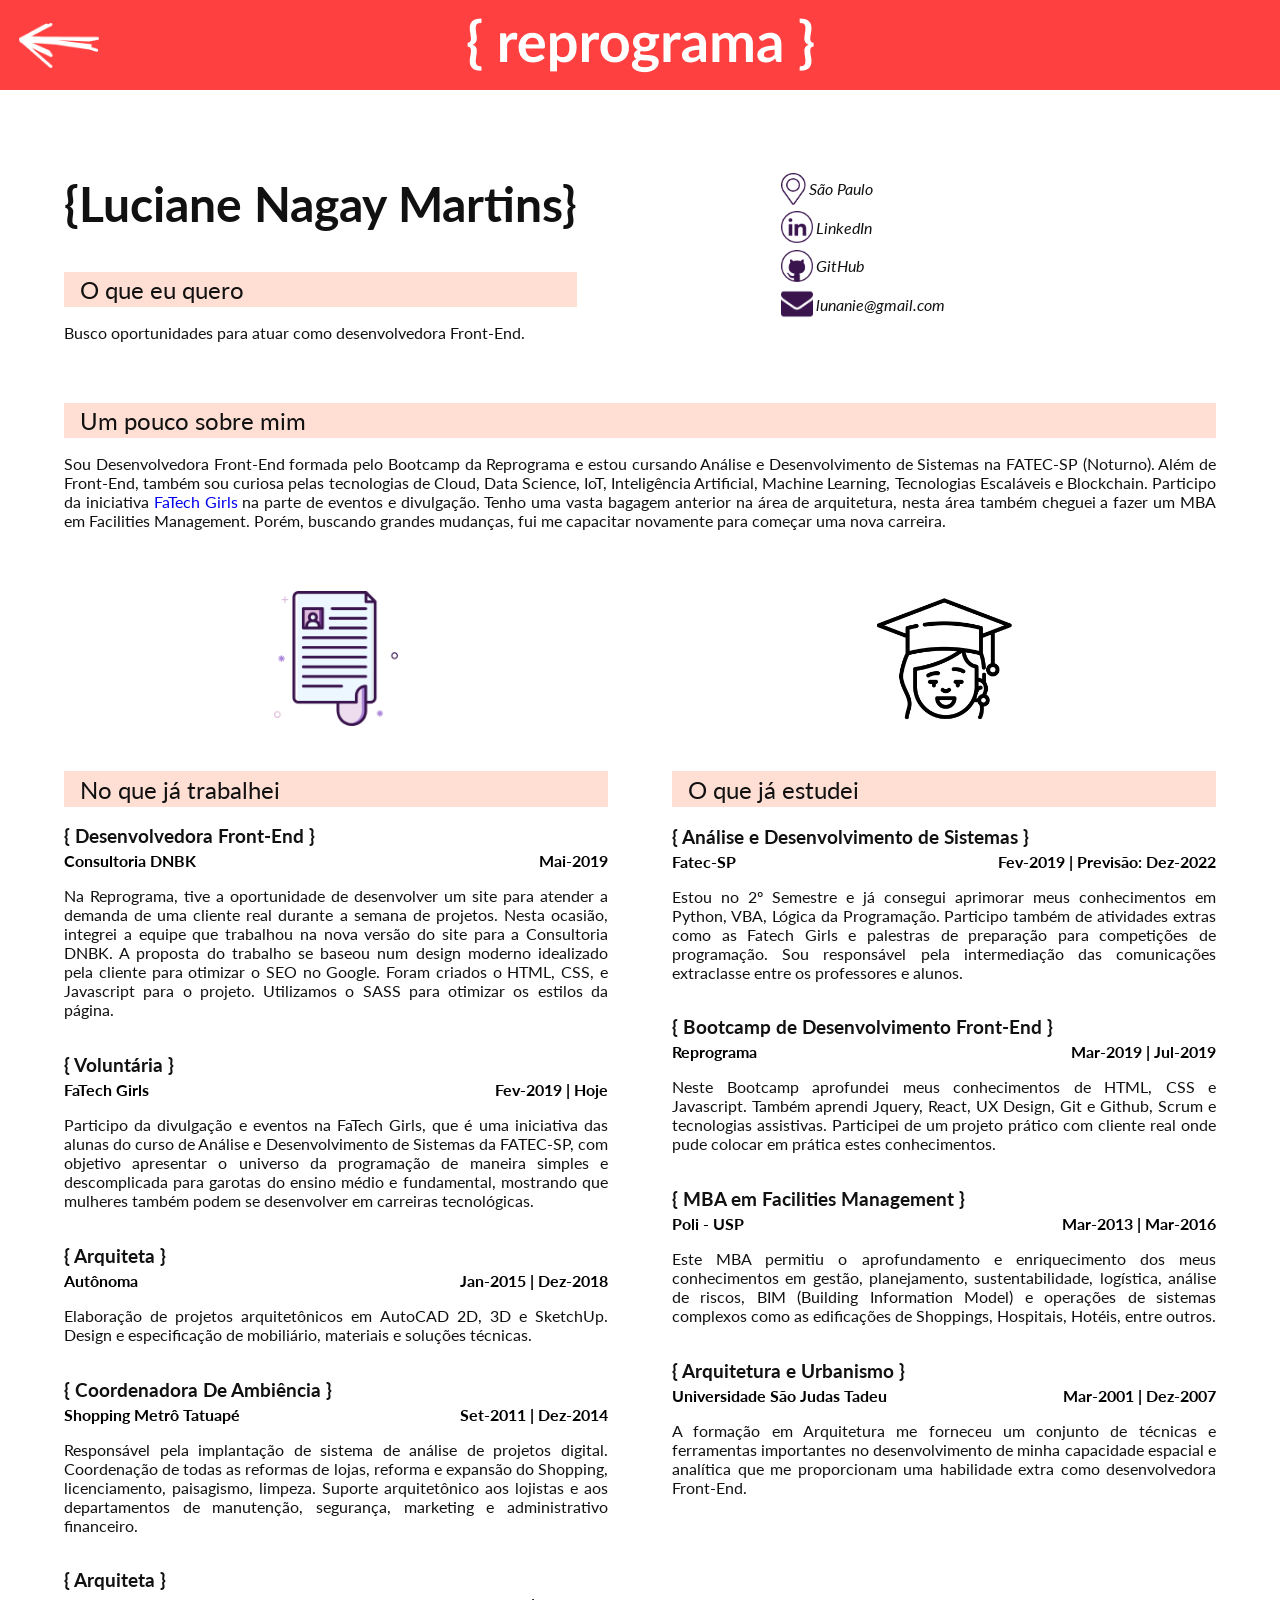
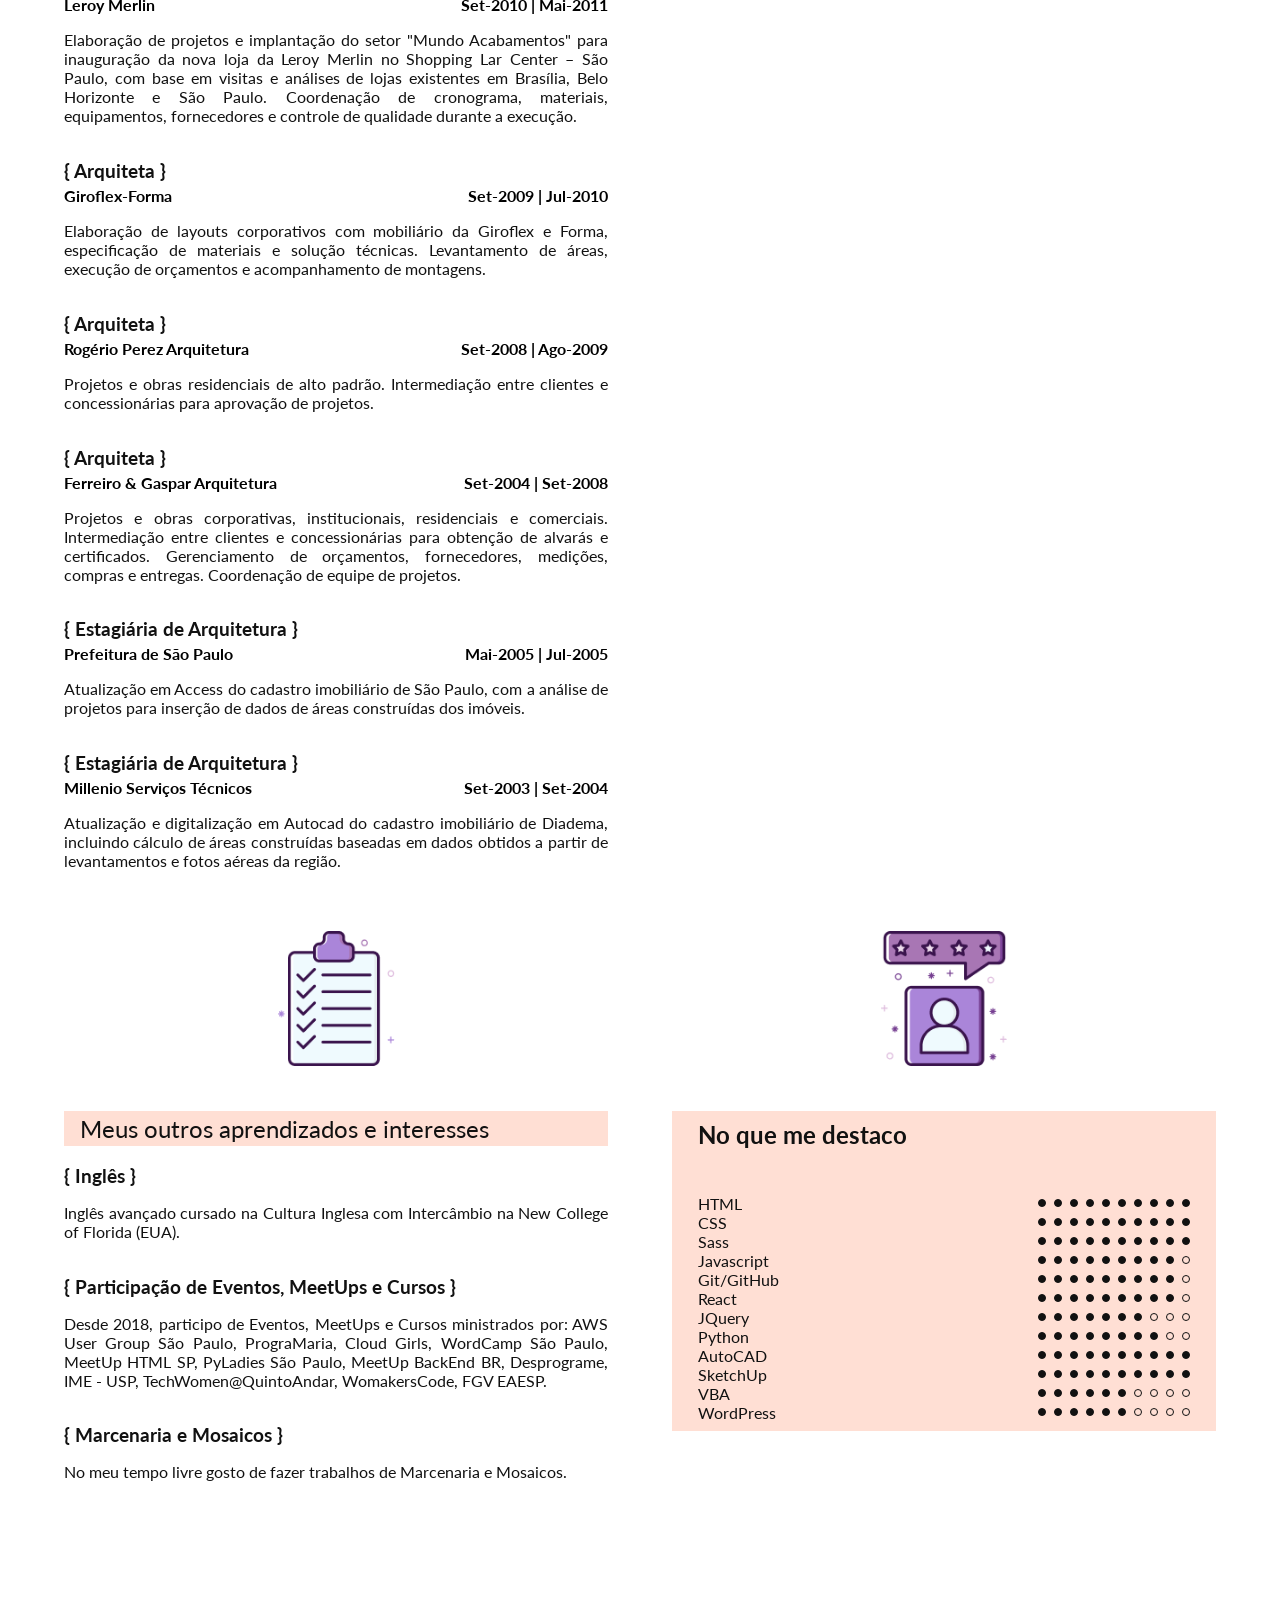
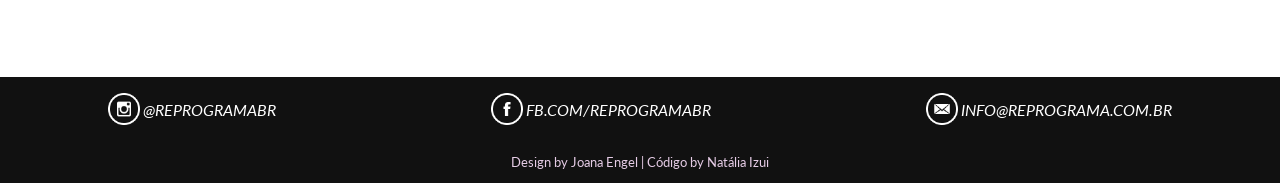
<file: curriculos/students/luciane_martins/luciane_martins.html>
<!DOCTYPE html>
<html lang="ptbr">
<html>

<head>
  <title>Currículo {Luciane Nagay Martins}</title>
  <meta charset="utf-8" />
  <meta name="viewport" content="width=device-width, initial-scale=1" />
  <link rel="shortcut icon" type="image/png" href="https://www.reprograma.com.br/assets/img/favicon.ico" />
  <link rel="stylesheet" href="https://use.fontawesome.com/releases/v5.5.0/css/all.css"
    integrity="sha384-B4dIYHKNBt8Bc12p+WXckhzcICo0wtJAoU8YZTY5qE0Id1GSseTk6S+L3BlXeVIU" crossorigin="anonymous" />
  <link href="https://fonts.googleapis.com/css?family=Lato" rel="stylesheet" />
  <link rel="stylesheet" type="text/css" href="../../assets/css/main.css" />
  <link rel="stylesheet" type="text/css" href="../../assets/css/cv.css" />
  <link rel="stylesheet" type="text/css" href="./luciane_martins.css" />
</head>

<body>
  <header>
    <a class="arrow-back" href="../../index.html"><img src="../../assets/img/arrow-branca.png"
        alt="seta branca em fundo roxo apontando para a esqueda" /></a>
    <img class="header-logo" src="../../assets/img/logo-reprograma.png" alt="logo reprograma branco em fundo roxo" />
  </header>

  <main>
    <section id="intro">
      <div>
        <h1>{Luciane Nagay Martins}</h1>
        <div class="background-DEBBDD">
          <h2>O que eu quero</h2>
        </div>
        <p class="work__descricao">
          Busco oportunidades para atuar como desenvolvedora Front-End.
        </p>
      </div>
      <address>
        <ul>
          <li>
            <img src="../../assets/img/location.png" alt="Logo de localização" /><span>São Paulo</span>
          </li>
          <li>
            <img src="../../assets/img/linkedin.png" alt="Logo do LinkedIn" /><a target="_blank"
              href="https://br.linkedin.com/in/lunanie" id="linkedin">LinkedIn</a>
          </li>
          <li>
            <img src="../../assets/img/github.png" alt="Logo do GitHub" /><a target="_blank" href="https://github.com/lunanie"
              id="github">GitHub</a>
          </li>
          <li>
            <img src="../../assets/img/envelope.png" alt="Logo de email" /><a target="_blank" href="mailto:lunanie@gmail.com"
              id="email">lunanie@gmail.com</a>
          </li>
        </ul>
      </address>
    </section>
    <section id="about">
      <div class="background-DEBBDD">
        <h2>Um pouco sobre mim</h2>
      </div>
      <p class="work__descricao">
        Sou Desenvolvedora Front-End formada pelo Bootcamp da Reprograma e
        estou cursando Análise e Desenvolvimento de Sistemas na FATEC-SP
        (Noturno).
        Além de Front-End, também sou curiosa pelas tecnologias de Cloud, Data Science, IoT, Inteligência Artificial, Machine Learning, Tecnologias Escaláveis e Blockchain.
        Participo da iniciativa
        <a target="_blank" href="https://fatechgirls.org/">FaTech Girls</a>
        na parte de eventos e divulgação.
        Tenho uma vasta bagagem anterior na área de arquitetura, nesta área também cheguei a fazer um MBA em Facilities Management. Porém, buscando grandes mudanças, fui me capacitar novamente para começar uma nova carreira.
      </p>
    </section>
    <!-- Experiência -->
    <section id="works">
      <div class="section-icon">
        <img src="../../assets/img/cv-job.png" alt="" />
      </div>
      <h2 class="background-DEBBDD">No que já trabalhei</h2>
      <!-- DNBK -->
      <div class="work">
        <h3>{ Desenvolvedora Front-End }</h3>
        <div class="work__empresa--data">
          <h4 class="work__empresa--h4">Consultoria DNBK</h4 class="work__empresa--h4">
          <h4 class="work__empresa--h4">Mai-2019</h4 class="work__empresa--h4">
        </div>
        <p class="work__descricao">
          Na Reprograma, tive a oportunidade de desenvolver um site para atender a demanda de uma cliente real durante a
          semana de projetos. Nesta ocasião, integrei a equipe que trabalhou na nova versão do site para a Consultoria
          DNBK. A proposta do trabalho se baseou num design moderno idealizado pela cliente para otimizar o SEO no
          Google. Foram criados o HTML, CSS, e Javascript para o projeto. Utilizamos o SASS para otimizar os estilos da
          página.
        </p>
      </div>
      <!-- Fatech Girls -->
      <div class="work">
        <h3>{ Voluntária }</h3>
        <div class="work__empresa--data">
          <h4 class="work__empresa--h4">FaTech Girls</h4 class="work__empresa--h4">
          <h4 class="work__empresa--h4">Fev-2019 | Hoje</h4 class="work__empresa--h4">
        </div>
        <p class="work__descricao">
          Participo da divulgação e eventos na FaTech Girls, que é uma
          iniciativa das alunas do curso de Análise e Desenvolvimento de
          Sistemas da FATEC-SP, com objetivo apresentar o universo da
          programação de maneira simples e descomplicada para garotas do
          ensino médio e fundamental, mostrando que mulheres também podem se desenvolver em carreiras tecnológicas.
        </p>
      </div>
      <!-- Autônoma -->
      <div class="work">
        <h3>{ Arquiteta }</h3>
        <div class="work__empresa--data">
          <h4 class="work__empresa--h4">Autônoma</h4 class="work__empresa--h4">
          <h4 class="work__empresa--h4">Jan-2015 | Dez-2018</h4 class="work__empresa--h4">
        </div>
        <p class="work__descricao">
          Elaboração de projetos arquitetônicos em AutoCAD 2D, 3D e
          SketchUp. Design e especificação de mobiliário, materiais e
          soluções técnicas.
        </p>
      </div>
      <!-- Shopping Metrô Tatuapé -->
      <div class="work">
        <h3>{ Coordenadora De Ambiência }</h3>
        <div class="work__empresa--data">
          <h4 class="work__empresa--h4">Shopping Metrô Tatuapé</h4 class="work__empresa--h4">
          <h4 class="work__empresa--h4">Set-2011 | Dez-2014</h4 class="work__empresa--h4">
        </div>
        <p class="work__descricao">
          Responsável pela implantação de sistema de análise de projetos
          digital. Coordenação de todas as reformas de lojas, reforma e expansão do Shopping, licenciamento, paisagismo,
          limpeza. Suporte arquitetônico aos lojistas e aos departamentos de manutenção, segurança, marketing e
          administrativo financeiro.
        </p>
      </div>
      <!-- Leroy Merlin -->
      <div class="work">
        <h3>{ Arquiteta }</h3>
        <div class="work__empresa--data">
          <h4 class="work__empresa--h4">Leroy Merlin</h4 class="work__empresa--h4">
          <h4 class="work__empresa--h4">Set-2010 | Mai-2011</h4 class="work__empresa--h4">
        </div>
        <p class="work__descricao">
          Elaboração de projetos e implantação do setor "Mundo Acabamentos" para inauguração da nova loja da Leroy
          Merlin no Shopping Lar Center – São Paulo, com base em visitas e análises de lojas existentes em Brasília,
          Belo Horizonte e São Paulo. Coordenação de cronograma, materiais, equipamentos, fornecedores e controle de
          qualidade durante a execução.
        </p>
      </div>
      <!-- Giroflex-Forma -->
      <div class="work">
        <h3>{ Arquiteta }</h3>
        <div class="work__empresa--data">
          <h4 class="work__empresa--h4">Giroflex-Forma</h4 class="work__empresa--h4">
          <h4 class="work__empresa--h4">Set-2009 | Jul-2010</h4 class="work__empresa--h4">
        </div>
        <p class="work__descricao">
          Elaboração de layouts corporativos com mobiliário da Giroflex e
          Forma, especificação de materiais e solução técnicas. Levantamento de áreas, execução de orçamentos e
          acompanhamento de montagens.
        </p>
      </div>
      <!-- Rogério Perez Arquitetura -->
      <div class="work">
        <h3>{ Arquiteta }</h3>
        <div class="work__empresa--data">
          <h4 class="work__empresa--h4">Rogério Perez Arquitetura</h4 class="work__empresa--h4">
          <h4 class="work__empresa--h4">Set-2008 | Ago-2009</h4 class="work__empresa--h4">
        </div>
        <p class="work__descricao">
          Projetos e obras residenciais de alto padrão. Intermediação entre clientes e concessionárias para aprovação de
          projetos.
        </p>
      </div>
      <!-- Ferreiro & Gaspar Arquitetura -->
      <div class="work">
        <h3>{ Arquiteta }</h3>
        <div class="work__empresa--data">
          <h4 class="work__empresa--h4">Ferreiro & Gaspar Arquitetura</h4 class="work__empresa--h4">
          <h4 class="work__empresa--h4">Set-2004 | Set-2008</h4 class="work__empresa--h4">
        </div>
        <p class="work__descricao">
          Projetos e obras corporativas, institucionais, residenciais e comerciais. Intermediação entre clientes e concessionárias para obtenção de alvarás e certificados. Gerenciamento de orçamentos, fornecedores, medições, compras e entregas. Coordenação de equipe de projetos. 
        </p>
      </div>
      <!-- Prefeitura de São Paulo -->
      <div class="work">
        <h3>{ Estagiária de Arquitetura }</h3>
        <div class="work__empresa--data">
          <h4 class="work__empresa--h4">Prefeitura de São Paulo</h4 class="work__empresa--h4">
          <h4 class="work__empresa--h4">Mai-2005 | Jul-2005</h4 class="work__empresa--h4">
        </div>
        <p class="work__descricao">
          Atualização em Access do cadastro imobiliário de São Paulo, com a análise de projetos para inserção de dados
          de áreas construídas dos imóveis.
        </p>
      </div>
      <!-- Millenio Serviços Técnicos -->
      <div class="work">
        <h3>{ Estagiária de Arquitetura }</h3>
        <div class="work__empresa--data">
          <h4 class="work__empresa--h4">Millenio Serviços Técnicos</h4 class="work__empresa--h4">
          <h4 class="work__empresa--h4">Set-2003 | Set-2004</h4 class="work__empresa--h4">
        </div>
        <p class="work__descricao">
          Atualização e digitalização em Autocad do cadastro imobiliário de Diadema, incluindo cálculo de áreas
          construídas baseadas em dados obtidos a partir de levantamentos e fotos aéreas da região.
        </p>
      </div>
    </section>
    <!-- Escolaridade -->
    <section id="studies">
      <div class="section-icon">
        <img src="../../assets/img/graduate.png" alt="" />
      </div>
      <h2 class="background-DEBBDD">O que já estudei</h2>
      <!-- Fatec-SP -->
      <div class="study">
        <h3>{ Análise e Desenvolvimento de Sistemas }</h3>
        <div class="work__empresa--data">
          <h4 class="work__empresa--h4">Fatec-SP</h4 class="work__empresa--h4">
          <h4 class="work__empresa--h4">Fev-2019 | Previsão: Dez-2022</h4 class="work__empresa--h4">
        </div>
        <p class="work__descricao">
          Estou no 2º Semestre e já consegui aprimorar meus conhecimentos em Python, VBA, Lógica da Programação.
          Participo também de atividades extras como as Fatech Girls e palestras de
          preparação para competições de programação. Sou responsável pela
          intermediação das comunicações extraclasse entre os professores e
          alunos.
        </p>
      </div>
      <!-- {reprograma} -->
      <div class="study">
        <h3>{ Bootcamp de Desenvolvimento Front-End }</h3>
        <div class="work__empresa--data">
          <h4 class="work__empresa--h4">Reprograma</h4 class="work__empresa--h4">
          <h4 class="work__empresa--h4">Mar-2019 | Jul-2019</h4 class="work__empresa--h4">
        </div>
        <p class="work__descricao">
          Neste Bootcamp aprofundei meus conhecimentos de HTML, CSS e Javascript. Também aprendi Jquery, React, UX
          Design, Git e Github, Scrum e tecnologias assistivas. Participei de um projeto prático com cliente real onde
          pude colocar em prática estes conhecimentos.
        </p>
      </div>
      <!-- {MBA} -->
      <div class="study">
        <h3>
          { MBA em Facilities Management }
        </h3>
        <div class="work__empresa--data">
          <h4 class="work__empresa--h4">Poli - USP</h4 class="work__empresa--h4">
          <h4 class="work__empresa--h4">Mar-2013 | Mar-2016</h4 class="work__empresa--h4">
        </div>
        <p class="work__descricao">
          Este MBA permitiu o aprofundamento e enriquecimento dos meus conhecimentos em gestão, planejamento,
          sustentabilidade, logística, análise de riscos, BIM (Building Information Model) e operações de sistemas
          complexos como
          as edificações de Shoppings, Hospitais, Hotéis, entre outros.
        </p>
      </div>
      <!-- {Arquitetura} -->
      <div class="study">
        <h3>
          { Arquitetura e Urbanismo }
        </h3>
        <div class="work__empresa--data">
          <h4 class="work__empresa--h4">Universidade São Judas Tadeu</h4 class="work__empresa--h4">
          <h4 class="work__empresa--h4">Mar-2001 | Dez-2007</h4 class="work__empresa--h4">
        </div>
        <p class="work__descricao">
          A formação em Arquitetura me forneceu um conjunto de técnicas e ferramentas importantes no desenvolvimento de
          minha capacidade espacial e analítica que me proporcionam uma habilidade extra como desenvolvedora Front-End.
        </p>
      </div>
    </section>
    <section id="interests">
      <div class="section-icon">
        <img src="../../assets/img/checklist.png" alt="" />
      </div>
      <h2 class="background-DEBBDD">
        Meus outros aprendizados e interesses
      </h2>
      <div class="interest">
        <h3>{ Inglês }</h3>
        <p class="work__descricao">
          Inglês avançado cursado na Cultura Inglesa com Intercâmbio na New College of Florida (EUA).
        </p>
      </div>
      <div class="interest">
        <h3>{ Participação de Eventos, MeetUps e Cursos }</h3>
        <p class="work__descricao">
          Desde 2018, participo de Eventos, MeetUps e Cursos ministrados por:
          AWS User Group São Paulo,
          PrograMaria,
          Cloud Girls,
          WordCamp São Paulo,
          MeetUp HTML SP,
          PyLadies São Paulo,
          MeetUp BackEnd BR,
          Desprograme,
          IME - USP,
          TechWomen@QuintoAndar,
          WomakersCode,
          FGV EAESP.
        </p>
      </div>
      <div class="interest">
        <h3>{ Marcenaria e Mosaicos }</h3>
        <p class="work__descricao">
          No meu tempo livre gosto de fazer trabalhos de Marcenaria e Mosaicos.
        </p>
      </div>
    </section>
    <section id="skills">
      <div class="section-icon">
        <img src="../../assets/img/rating.png" alt="" />
      </div>
      <div id="skills-list">
        <h2>No que me destaco</h2>
      </div>
    </section>
  </main>
  <footer>
    <address>
      <ul>
        <li>
          <a target="_blank" href="https://www.instagram.com/reprogramabr/" id="instagram"><img
              src="../../assets/img/insta.png" alt="logo do instagram dentro de um círculo" />@reprogramabr</a>
        </li>
        <li>
          <a target="_blank" href="https://www.facebook.com/ReprogramaBr/" id="facebook"><img
              src="../../assets/img/fb.png" alt="f do logo do facebook dentro de um círculo" />fb.com/reprogramabr</a>
        </li>
        <li>
          <a target="_blank" href="mailto:info@reprograma.com.br" id="email"><img src="../../assets/img/mail.png"
              alt="ícone de envelope dentro de um círculo" />info@reprograma.com.br</a>
        </li>
      </ul>
    </address>
    <p>Design by Joana Engel | Código by Natália Izui</p>
  </footer>
  <script src="./skills.js"></script>
</body>

<script type="text/javascript" src="./skills.js"></script>

</html>

</html>
</file>
<file: curriculos/assets/css/main.css>
*,
*:before,
*:after {
  box-sizing: border-box;
  font-family: 'Lato', sans-serif;
}

body {
    margin: 0;
}

a {
    text-decoration: none;
}


/* #region footer */
footer {
    background-color:#111;
    min-height: 10vh;
    display: flex;
    flex-direction: column;
    justify-content: space-around;
    align-items: center;
    margin-top: 20vh; 

}
footer address ul {
    padding: 0;
    list-style: none;
    display: flex;
    flex-direction: column;
    justify-content: space-around;
    align-items: center;
}
footer a {
    text-transform: uppercase;
    font-size: 1rem;
    display: flex;
    justify-content: center;
    align-items: center;
}
footer img {
    height: 2rem;
    margin-right: 0.2rem;
}
footer p {
    color: #E6CCE6;
    text-align: center;
    font-size: 0.8rem;
}

@media (min-width: 768px) {
    footer {
        align-items: stretch;
    }
    footer address ul {
        flex-direction: inherit;
    }
}
/* #endregion */
</file>
<file: curriculos/assets/css/cv.css>
h1 {
    color: #111;
    font-size: 3rem;
}

h2, h3, span, #intro address, #intro address a{
    color: #111;
}

h2 {
    font-weight: normal;
    margin: 0;
}

h3 {
    margin-bottom: 4px;
}

h5 {
    font-weight: lighter;
    color: #111;
    margin-top: 0;
    margin-bottom: 4px;
}

p {
    color: #111;
}

ul li{
    color: #111;
}

address a {
    color: white;
}

.background-DEBBDD {
    background-color: #ffdfd4;
    width: 100%;
    padding: 0.2rem 1rem;
}

/* #region header */
header {
    background-color: #ff4040;
    min-height: 10vh;
    display: flex;
    justify-content: center;
    align-items: center;
    flex: 0 1 auto;
    padding: 1vh;
}
.arrow-back {
    position: absolute;
    left: 1.5%;
    top: 2.5%;
}
.arrow-back img {
    max-height: 5vh;
    max-width: 10vw;
}
.header-logo {
    max-height: 8vh;
    max-width: 60vw;
}
/* #endregion */

/* #region main */
main {   
    margin: 5vh 5vw;
}
.work, .study, .interest, .skill {
    max-width: 100%;
}
.section-icon {
    display: flex;
    justify-content: center;
    align-items: center;
    width: 100%;
    min-height: 10vh;
    padding: 2vh 0;
}
.section-icon img{
    max-height: 10vh;
}
@media(min-width: 768px){
    main {   
        display: -ms-grid;
        display: grid;
        -ms-grid-columns: 1fr 1fr;
        grid-template-columns: 1fr 1fr;
        grid-template-areas:"intro intro"
        "about about"
        "works studies"
        "interests skills";
        grid-column-gap: 5vw;
        grid-row-gap: 5vh;
        margin: 5vh 5vw;
    }
    .section-icon {
        padding: 0 0 5vh 0;
        min-height: 15vh;
    }
    .section-icon img{
        max-height: 15vh;
    }
}

/* #region intro */
#intro {
    -ms-grid-row: 1; 
    -ms-grid-column: 1;
    -ms-grid-column-span: 2;
    grid-area: intro;
}
.profile-img {
    border-radius: 50%;
    max-width: 80vw;
}
#intro address {
    margin: auto;
    font-size: 1rem;
    min-width: 18vw;
}
#intro address ul{
    list-style: none;
    padding: 0;
    display: flex;
    flex-direction: column;
    justify-content: center;
    align-items: flex-start;
}
#intro address li{
    display: flex;
    align-items: center;
    padding: 0.2rem 0;
}
#intro address img{
    max-height: 2rem;
    margin-right: 0.2rem;
}
@media(min-width:768px) {
    #intro {
        display: grid;
        grid-template-columns: 1fr 1fr;
        grid-template-areas: "info address";
    }
    .profile-img {
        grid-area: img;
        max-width: 30vw;
    }
    #intro > div {
        grid-area: info;
    }
    #intro address {
        grid-area: address;
    }
}
@media(min-width:1024px) {
    #intro {
        display: flex;
        justify-content: space-between;
        align-items: center;
    }
    .profile-img {
        max-width: 20vw;
    }
    #intro > div {
        max-width: 50vw;
    }
}
/* #endregion */

/* #region about */
#about {
    -ms-grid-row: 2; 
    -ms-grid-column: 1;
    -ms-grid-column-span: 2;
    grid-area: about;
}
/* #endregion */

/* #region works */
#works {
    -ms-grid-row: 3; 
    -ms-grid-column: 1;
    grid-area: works;
    display: flex;
    flex-direction: column;
    align-items: flex-start;
}
/* #endregion */

/* #region studies */
#studies {
    -ms-grid-row: 3; 
    -ms-grid-column: 2;
    grid-area: studies;
    display: flex;
    flex-direction: column;
    align-items: flex-start;
}
/* #endregion */

/* #region interests */
#interests {
    -ms-grid-row: 4; 
    -ms-grid-column: 1;
    grid-area: interests;
    display: flex;
    flex-direction: column;
    align-items: flex-start;
}
/* #endregion */

/* #region skills */
#skills {
    -ms-grid-row: 4; 
    -ms-grid-column: 2;
    grid-area: skills;
    display: flex;
    flex-direction: column;
    align-items: flex-start;
}
#skills-list {
    background-color: #ffdfd4;
    min-height: calc(50% - 20vh);
    width: 100%;
    padding: 1vh 2vw;
}
#skills h2{
    font-weight: bold;
    margin-bottom: 5vh;
}
.points, .skill {
    display: flex;
    justify-content: space-between;
    align-items: center;
}
.point {
    border: 1px solid #111;
    border-radius: 50%;
    height: 0.5rem;
    width: 0.5rem;
    margin-left: 0.5rem;
}
.has-point {
    background-color: #111;
}
/* #endregion */

/* #endregion */
</file>
<file: curriculos/students/luciane_martins/luciane_martins.css>
.work__empresa--data {
  display: flex;
  justify-content: space-between;
}

.work__descricao {
  text-align: justify;
}

.work__empresa--h4 {
  padding: 0;
  margin: 0;
}
</file>
